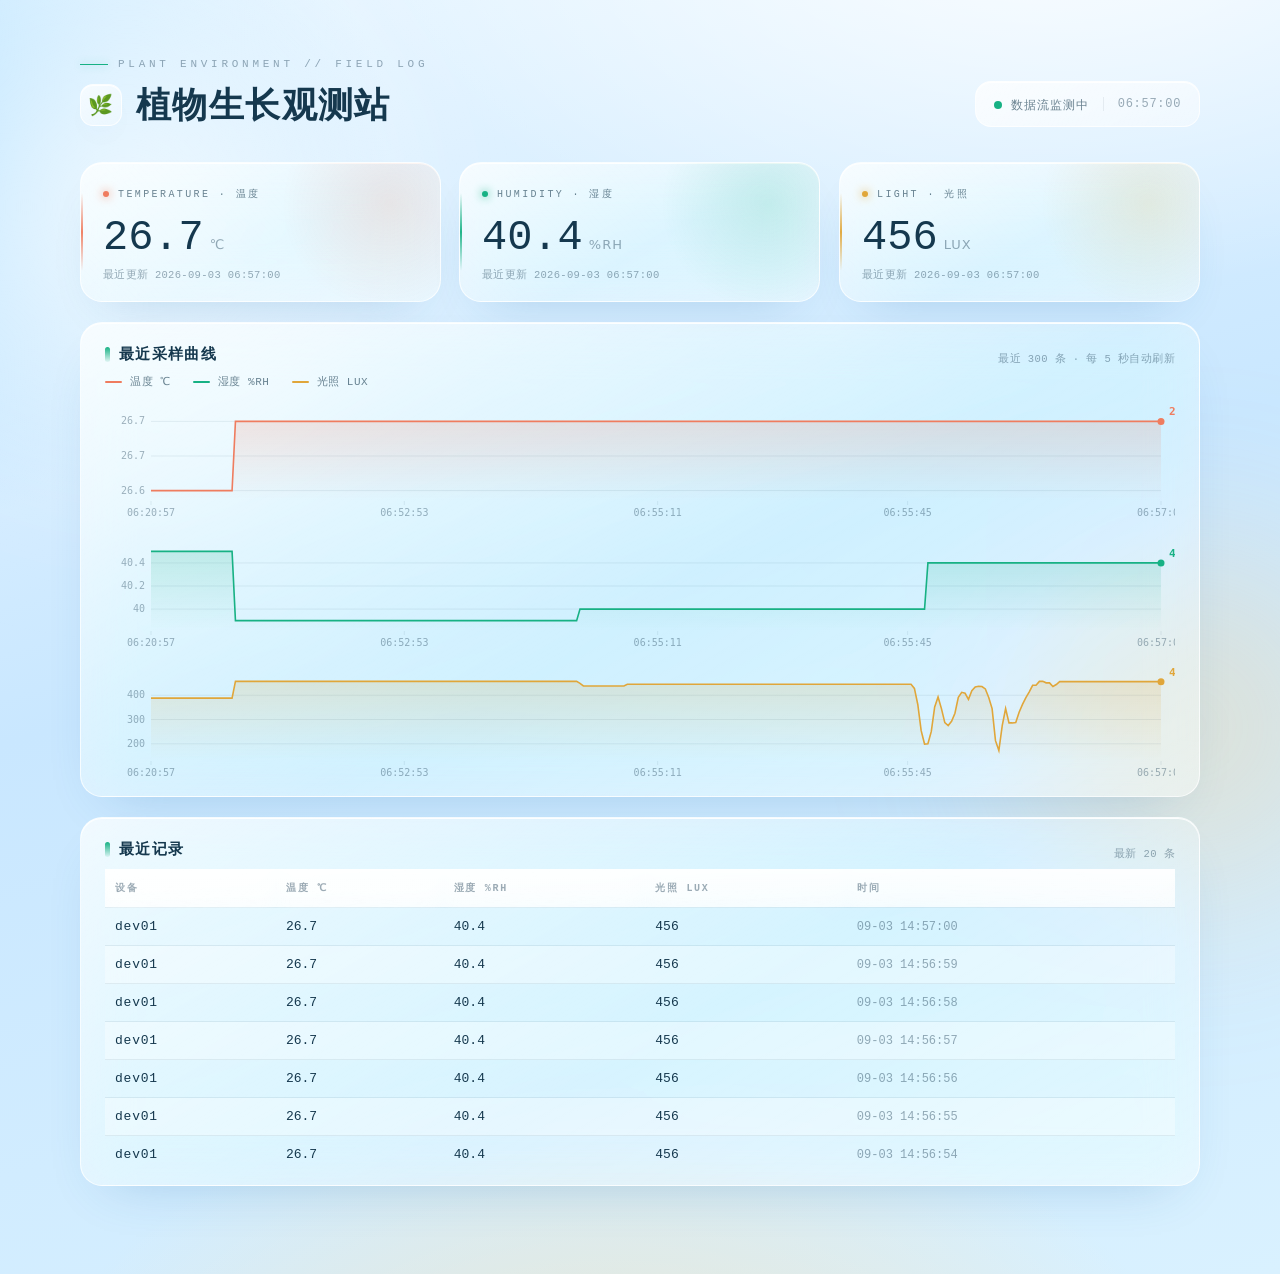
<file: Flask_TCP/public_page_check.html>
<!DOCTYPE html>
<html lang="zh-CN">
<head>
<meta charset="utf-8">
<meta name="color-scheme" content="light">
<title>植物生长观测站</title>
<style>
:root{
  --bg:#cfe9ff;
  --ink:#15384e;
  --ink-dim:rgba(21,56,78,.62);
  --ink-faint:rgba(21,56,78,.42);
  --line:rgba(255,255,255,.72);
  --line-soft:rgba(21,56,78,.08);
  --glass:rgba(255,255,255,.28);
  --glass-hi:rgba(255,255,255,.72);
  --terra:#ef7c5f;
  --green:#17b184;
  --amber:#e0a63a;
  --sans:"PingFang SC","HarmonyOS Sans SC","Microsoft YaHei UI","Microsoft YaHei",system-ui,sans-serif;
  --mono:"Cascadia Code","SF Mono",Consolas,"Courier New",monospace;
}
*{box-sizing:border-box;margin:0;padding:0}
html{background:var(--bg)}
body{
  position:relative;
  min-height:100vh;
  padding:clamp(28px,5vw,58px) clamp(16px,4vw,60px) 88px;
  color:var(--ink);
  font-family:var(--sans);
  overflow-x:hidden;
  -webkit-font-smoothing:antialiased;
  background:
    radial-gradient(1200px 700px at 82% -10%, rgba(255,255,255,.95), transparent 60%),
    radial-gradient(900px 640px at -10% 12%, rgba(141,210,255,.70), transparent 58%),
    radial-gradient(1000px 680px at 48% 116%, rgba(255,222,165,.55), transparent 60%),
    linear-gradient(165deg,#eaf7ff 0%,#c9e7ff 46%,#d9f1ff 100%);
}
body::before,body::after{
  content:"";position:fixed;z-index:0;border-radius:50%;
  filter:blur(70px);pointer-events:none;
}
body::before{
  width:52vw;height:52vw;left:-16vw;top:-14vh;
  background:radial-gradient(circle,rgba(255,255,255,.85),rgba(255,255,255,0) 68%);
  animation:driftA 26s ease-in-out infinite alternate;
}
body::after{
  width:44vw;height:44vw;right:-15vw;bottom:-12vh;
  background:radial-gradient(circle,rgba(255,204,124,.38),rgba(255,204,124,0) 66%);
  animation:driftB 32s ease-in-out infinite alternate;
}
.wrap{position:relative;z-index:1;max-width:1120px;margin:0 auto}
.num{font-family:var(--mono)}
::selection{background:rgba(23,177,132,.22)}

/* ---------- header ---------- */
header{display:flex;justify-content:space-between;align-items:flex-end;gap:24px;
       flex-wrap:wrap;margin-bottom:36px;animation:rise .6s cubic-bezier(.2,.7,.3,1) both}
.overline{display:flex;align-items:center;gap:10px;
  font-family:var(--mono);font-size:11px;letter-spacing:.34em;
  color:var(--ink-faint);text-transform:uppercase}
.overline::before{content:"";width:28px;height:1px;background:var(--green);
  box-shadow:0 0 9px rgba(23,177,132,.45)}
h1{display:flex;align-items:center;gap:14px;
  margin-top:14px;font-size:clamp(24px,3.6vw,35px);
  font-weight:600;letter-spacing:.04em;line-height:1.1}
h1 .leaf{display:grid;place-items:center;width:42px;height:42px;border-radius:13px;
  font-size:20px;line-height:1;
  background:linear-gradient(145deg,var(--glass-hi),var(--glass));
  border:1px solid var(--line);
  box-shadow:inset 0 1px 0 rgba(255,255,255,.85),0 14px 30px -18px rgba(35,110,170,.35);
  backdrop-filter:blur(14px) saturate(150%);
  -webkit-backdrop-filter:blur(14px) saturate(150%)}
.status{display:flex;align-items:center;gap:14px;padding:12px 18px;border-radius:16px;
  background:linear-gradient(145deg,var(--glass-hi),rgba(255,255,255,.40));
  border:1px solid var(--line);
  backdrop-filter:blur(18px) saturate(150%);
  -webkit-backdrop-filter:blur(18px) saturate(150%);
  box-shadow:0 18px 40px -28px rgba(35,110,170,.30),inset 0 1px 0 rgba(255,255,255,.9);
  animation:rise .6s cubic-bezier(.2,.7,.3,1) .08s both}
.live{display:inline-flex;align-items:center;gap:9px;
  font-family:var(--mono);font-size:12px;letter-spacing:.08em;color:var(--ink-dim)}
.dot{width:8px;height:8px;border-radius:50%;background:var(--green);
  box-shadow:0 0 0 0 rgba(23,177,132,.45);animation:pulse 2.2s infinite}
.dot.off{background:var(--ink-faint);animation:none}
@keyframes pulse{0%{box-shadow:0 0 0 0 rgba(23,177,132,.45)}
  70%{box-shadow:0 0 0 11px rgba(23,177,132,0)}
  100%{box-shadow:0 0 0 0 rgba(23,177,132,0)}}
.stime{font-family:var(--mono);font-size:12px;color:var(--ink-faint);
  letter-spacing:.06em;padding-left:14px;border-left:1px solid var(--line-soft)}

/* ---------- reading cards ---------- */
.cards{display:grid;grid-template-columns:repeat(3,minmax(0,1fr));gap:18px;margin-bottom:20px}
.card,.chart-card,.table-card{position:relative;overflow:hidden;border-radius:22px;
  background:linear-gradient(150deg,rgba(255,255,255,.76),rgba(255,255,255,.30) 55%,rgba(255,255,255,.46));
  border:1px solid var(--line);
  backdrop-filter:blur(24px) saturate(160%);
  -webkit-backdrop-filter:blur(24px) saturate(160%);
  box-shadow:0 22px 52px -30px rgba(35,110,170,.30),inset 0 1px 0 rgba(255,255,255,.9)}
.card{padding:24px 22px 19px;animation:rise .55s cubic-bezier(.2,.7,.3,1) both}
.card:nth-child(1){animation-delay:.06s}
.card:nth-child(2){animation-delay:.14s}
.card:nth-child(3){animation-delay:.22s}
.card::before{content:"";position:absolute;left:0;top:22%;bottom:22%;width:2px;border-radius:2px;
  background:linear-gradient(transparent,var(--c),transparent);opacity:.95}
.card::after{content:"";position:absolute;right:-64px;top:-74px;width:230px;height:230px;
  border-radius:50%;pointer-events:none;
  background:radial-gradient(circle,color-mix(in srgb,var(--c) 15%,transparent),transparent 66%)}
.kind{display:flex;align-items:center;gap:9px;
  font-family:var(--mono);font-size:10px;letter-spacing:.24em;
  color:var(--ink-dim);text-transform:uppercase}
.kind::before{content:"";width:6px;height:6px;border-radius:50%;flex:none;
  background:var(--c);box-shadow:0 0 10px var(--c)}
.big{display:flex;align-items:baseline;gap:6px;margin:16px 0 9px;
  font-family:var(--mono);font-weight:500;line-height:1;
  font-size:clamp(34px,3.4vw,42px);font-variant-numeric:tabular-nums}
.big .u{font-family:var(--sans);font-size:13px;font-weight:500;
  letter-spacing:.08em;color:var(--ink-faint)}
.note{font-family:var(--mono);font-size:10.5px;letter-spacing:.03em;color:var(--ink-faint)}

/* ---------- chart card ---------- */
.chart-card{padding:22px 24px 14px;margin-bottom:20px;
  animation:rise .6s cubic-bezier(.2,.7,.3,1) .26s both}
.chart-head{display:flex;justify-content:space-between;align-items:baseline;gap:12px;margin-bottom:2px}
.chart-head h2{display:flex;align-items:center;gap:9px;
  font-size:15px;font-weight:600;letter-spacing:.09em}
.chart-head h2::before{content:"";width:5px;height:15px;border-radius:3px;
  background:linear-gradient(180deg,var(--green),rgba(23,177,132,.08))}
.chart-head .hint{font-family:var(--mono);font-size:10.5px;
  color:var(--ink-faint);letter-spacing:.04em;text-align:right}
.series{margin:12px 0 3px}
.series canvas{width:100%;height:118px;display:block}
.legend{display:flex;gap:22px;margin:8px 0 2px;flex-wrap:wrap;
  font-family:var(--mono);font-size:11px;letter-spacing:.05em;color:var(--ink-dim)}
.legend i{display:inline-block;width:17px;height:2px;border-radius:2px;
  vertical-align:middle;margin-right:8px}

/* ---------- table card ---------- */
.table-card{padding:22px 24px 16px;animation:rise .65s cubic-bezier(.2,.7,.3,1) .34s both}
table{width:100%;border-collapse:collapse;font-size:13px}
.scroll{max-height:300px;overflow-y:auto;margin-top:8px;scrollbar-width:thin;
  scrollbar-color:rgba(21,56,78,.22) transparent}
.scroll::-webkit-scrollbar{width:8px}
.scroll::-webkit-scrollbar-thumb{background:rgba(21,56,78,.16);border-radius:8px}
.scroll::-webkit-scrollbar-track{background:transparent}
thead th{position:sticky;top:0;z-index:1;
  background:linear-gradient(180deg,rgba(255,255,255,.92),rgba(255,255,255,.70));
  backdrop-filter:blur(10px);
  -webkit-backdrop-filter:blur(10px)}
th{font-family:var(--mono);font-size:10px;font-weight:600;letter-spacing:.17em;
  color:var(--ink-faint);text-align:left;padding:12px 10px;
  border-bottom:1px solid var(--line-soft);white-space:nowrap}
td{padding:11px 10px;border-bottom:1px solid var(--line-soft);
  color:var(--ink-dim);white-space:nowrap;transition:background .18s ease}
tbody td:nth-child(2),tbody td:nth-child(3),tbody td:nth-child(4){font-family:var(--mono);color:var(--ink)}
tbody td:last-child{font-family:var(--mono);font-size:12px;color:var(--ink-faint)}
tbody td:first-child{font-family:var(--mono);font-weight:500;color:var(--ink);letter-spacing:.06em}
tbody tr:nth-child(even){background:rgba(255,255,255,.32)}
tbody tr:hover{background:rgba(44,140,190,.10)}
tbody tr:last-child td{border-bottom:none}

/* ---------- motion ---------- */
@keyframes rise{from{opacity:0;transform:translateY(14px) scale(.995)}
  to{opacity:1;transform:none}}
@keyframes driftA{from{transform:translate3d(0,0,0) scale(1)}
  to{transform:translate3d(7vw,5vh,0) scale(1.16)}}
@keyframes driftB{from{transform:translate3d(0,0,0) scale(1.12)}
  to{transform:translate3d(-6vw,-4vh,0) scale(.95)}}
@media(prefers-reduced-motion:reduce){
  *,*::before,*::after{animation-duration:.01ms!important;animation-iteration-count:1!important;transition:none!important}
}

@media(max-width:860px){
  header{align-items:flex-start;flex-direction:column}
  .status{align-self:stretch;justify-content:space-between}
  .cards{grid-template-columns:1fr}
}
@media(max-width:520px){
  body{padding:22px 14px 64px}
  .chart-card,.table-card{padding:19px 17px 12px}
  .chart-head{flex-direction:column;align-items:flex-start;gap:6px}
  .chart-head .hint{text-align:left}
}
</style>
</head>
<body>
<div class="wrap">

  <header>
    <div>
      <div class="overline">Plant Environment // Field Log</div>
      <h1><span class="leaf">&#127807;</span> 植物生长观测站</h1>
    </div>
    <div class="status">
      <div><span class="live"><span class="dot" id="dot"></span><span id="liveText">数据流监测中</span></span></div>
      <div class="stime" id="stime">--:--:--</div>
    </div>
  </header>

  <section class="cards">
    <div class="card" style="--c:var(--terra)">
      <div class="kind">TEMPERATURE · 温度</div>
      <div class="big num"><span id="vTemp">--</span><span class="u"> ℃</span></div>
      <div class="note" id="nTemp">--</div>
    </div>
    <div class="card" style="--c:var(--green)">
      <div class="kind">HUMIDITY · 湿度</div>
      <div class="big num"><span id="vHumi">--</span><span class="u"> %RH</span></div>
      <div class="note" id="nHumi">--</div>
    </div>
    <div class="card" style="--c:var(--amber)">
      <div class="kind">LIGHT · 光照</div>
      <div class="big num"><span id="vLux">--</span><span class="u"> LUX</span></div>
      <div class="note" id="nLux">--</div>
    </div>
  </section>

  <section class="chart-card">
    <div class="chart-head">
      <h2>最近采样曲线</h2>
      <div class="hint">最近 300 条 · 每 5 秒自动刷新</div>
    </div>
    <div class="legend">
      <span><i style="background:var(--terra)"></i>温度 ℃</span>
      <span><i style="background:var(--green)"></i>湿度 %RH</span>
      <span><i style="background:var(--amber)"></i>光照 LUX</span>
    </div>
    <div class="series"><canvas id="chTemp"></canvas></div>
    <div class="series"><canvas id="chHumi"></canvas></div>
    <div class="series"><canvas id="chLux"></canvas></div>
  </section>

  <section class="table-card">
    <div class="chart-head" style="margin-bottom:8px">
      <h2>最近记录</h2>
      <div class="hint">最新 20 条</div>
    </div>
    <div class="scroll">
      <table>
        <thead><tr><th>设备</th><th>温度 ℃</th><th>湿度 %RH</th><th>光照 LUX</th><th>时间</th></tr></thead>
        <tbody>
<tr><td>dev01</td><td>26.7</td><td>40.4</td><td>456</td><td>09-03 14:57:00</td></tr><tr><td>dev01</td><td>26.7</td><td>40.4</td><td>456</td><td>09-03 14:56:59</td></tr><tr><td>dev01</td><td>26.7</td><td>40.4</td><td>456</td><td>09-03 14:56:58</td></tr><tr><td>dev01</td><td>26.7</td><td>40.4</td><td>456</td><td>09-03 14:56:57</td></tr><tr><td>dev01</td><td>26.7</td><td>40.4</td><td>456</td><td>09-03 14:56:56</td></tr><tr><td>dev01</td><td>26.7</td><td>40.4</td><td>456</td><td>09-03 14:56:55</td></tr><tr><td>dev01</td><td>26.7</td><td>40.4</td><td>456</td><td>09-03 14:56:54</td></tr><tr><td>dev01</td><td>26.7</td><td>40.4</td><td>456</td><td>09-03 14:56:53</td></tr><tr><td>dev01</td><td>26.7</td><td>40.4</td><td>456</td><td>09-03 14:56:52</td></tr><tr><td>dev01</td><td>26.7</td><td>40.4</td><td>456</td><td>09-03 14:56:51</td></tr><tr><td>dev01</td><td>26.7</td><td>40.4</td><td>456</td><td>09-03 14:56:50</td></tr><tr><td>dev01</td><td>26.7</td><td>40.4</td><td>456</td><td>09-03 14:56:49</td></tr><tr><td>dev01</td><td>26.7</td><td>40.4</td><td>456</td><td>09-03 14:56:48</td></tr><tr><td>dev01</td><td>26.7</td><td>40.4</td><td>456</td><td>09-03 14:56:47</td></tr><tr><td>dev01</td><td>26.7</td><td>40.4</td><td>456</td><td>09-03 14:56:46</td></tr><tr><td>dev01</td><td>26.7</td><td>40.4</td><td>456</td><td>09-03 14:56:45</td></tr><tr><td>dev01</td><td>26.7</td><td>40.4</td><td>456</td><td>09-03 14:56:44</td></tr><tr><td>dev01</td><td>26.7</td><td>40.4</td><td>456</td><td>09-03 14:56:43</td></tr><tr><td>dev01</td><td>26.7</td><td>40.4</td><td>456</td><td>09-03 14:56:42</td></tr><tr><td>dev01</td><td>26.7</td><td>40.4</td><td>456</td><td>09-03 14:56:41</td></tr>
        </tbody>
      </table>
    </div>
  </section>

</div>

<script>
/* 曲线数据：[秒级时间戳, 温度x10, 湿度x10, 光照]，按时间升序（旧的在前） */
var DATA = [[1788416457, 266, 405, 388], [1788416457, 266, 405, 388], [1788416458, 266, 405, 388], [1788416459, 266, 405, 388], [1788416460, 266, 405, 388], [1788416461, 266, 405, 388], [1788416462, 266, 405, 388], [1788416463, 266, 405, 388], [1788416465, 266, 405, 388], [1788416465, 266, 405, 388], [1788416466, 266, 405, 388], [1788416467, 266, 405, 388], [1788416469, 266, 405, 388], [1788416469, 266, 405, 388], [1788416470, 266, 405, 388], [1788416471, 266, 405, 388], [1788416472, 266, 405, 388], [1788416474, 266, 405, 388], [1788416474, 266, 405, 388], [1788416475, 266, 405, 388], [1788416476, 266, 405, 388], [1788416477, 266, 405, 388], [1788416478, 266, 405, 388], [1788416479, 266, 405, 388], [1788416480, 266, 405, 388], [1788418323, 267, 399, 457], [1788418324, 267, 399, 457], [1788418325, 267, 399, 457], [1788418326, 267, 399, 457], [1788418327, 267, 399, 457], [1788418328, 267, 399, 457], [1788418329, 267, 399, 457], [1788418330, 267, 399, 457], [1788418331, 267, 399, 457], [1788418332, 267, 399, 457], [1788418333, 267, 399, 457], [1788418334, 267, 399, 457], [1788418335, 267, 399, 457], [1788418336, 267, 399, 457], [1788418337, 267, 399, 457], [1788418338, 267, 399, 457], [1788418339, 267, 399, 457], [1788418340, 267, 399, 457], [1788418341, 267, 399, 457], [1788418342, 267, 399, 457], [1788418343, 267, 399, 457], [1788418344, 267, 399, 457], [1788418345, 267, 399, 457], [1788418346, 267, 399, 457], [1788418347, 267, 399, 457], [1788418348, 267, 399, 457], [1788418349, 267, 399, 457], [1788418350, 267, 399, 457], [1788418351, 267, 399, 457], [1788418352, 267, 399, 457], [1788418353, 267, 399, 457], [1788418354, 267, 399, 457], [1788418355, 267, 399, 457], [1788418356, 267, 399, 457], [1788418357, 267, 399, 457], [1788418358, 267, 399, 457], [1788418359, 267, 399, 457], [1788418360, 267, 399, 457], [1788418361, 267, 399, 457], [1788418362, 267, 399, 457], [1788418363, 267, 399, 457], [1788418364, 267, 399, 457], [1788418365, 267, 399, 457], [1788418366, 267, 399, 457], [1788418367, 267, 399, 457], [1788418368, 267, 399, 457], [1788418369, 267, 399, 457], [1788418370, 267, 399, 457], [1788418371, 267, 399, 457], [1788418372, 267, 399, 457], [1788418373, 267, 399, 457], [1788418374, 267, 399, 457], [1788418375, 267, 399, 457], [1788418376, 267, 399, 457], [1788418377, 267, 399, 457], [1788418378, 267, 399, 457], [1788418379, 267, 399, 457], [1788418380, 267, 399, 457], [1788418381, 267, 399, 457], [1788418382, 267, 399, 457], [1788418383, 267, 399, 457], [1788418384, 267, 399, 457], [1788418385, 267, 399, 457], [1788418386, 267, 399, 457], [1788418387, 267, 399, 457], [1788418388, 267, 399, 457], [1788418389, 267, 399, 457], [1788418390, 267, 399, 457], [1788418391, 267, 399, 457], [1788418392, 267, 399, 457], [1788418393, 267, 399, 457], [1788418394, 267, 399, 457], [1788418395, 267, 399, 457], [1788418396, 267, 399, 457], [1788418397, 267, 399, 457], [1788418398, 267, 399, 457], [1788418399, 267, 399, 457], [1788418400, 267, 399, 457], [1788418401, 267, 399, 457], [1788418402, 267, 399, 457], [1788418403, 267, 399, 457], [1788418404, 267, 399, 457], [1788418405, 267, 399, 457], [1788418406, 267, 399, 457], [1788418407, 267, 399, 457], [1788418408, 267, 399, 457], [1788418409, 267, 399, 457], [1788418410, 267, 399, 457], [1788418411, 267, 399, 457], [1788418412, 267, 399, 457], [1788418413, 267, 399, 457], [1788418414, 267, 399, 457], [1788418415, 267, 399, 457], [1788418416, 267, 399, 457], [1788418417, 267, 399, 457], [1788418418, 267, 399, 457], [1788418419, 267, 399, 457], [1788418420, 267, 399, 457], [1788418421, 267, 399, 457], [1788418422, 267, 399, 457], [1788418423, 267, 399, 457], [1788418424, 267, 399, 457], [1788418506, 267, 400, 449], [1788418506, 267, 400, 438], [1788418506, 267, 400, 438], [1788418507, 267, 400, 438], [1788418507, 267, 400, 438], [1788418507, 267, 400, 438], [1788418507, 267, 400, 438], [1788418508, 267, 400, 438], [1788418508, 267, 400, 438], [1788418508, 267, 400, 438], [1788418508, 267, 400, 438], [1788418509, 267, 400, 438], [1788418509, 267, 400, 438], [1788418509, 267, 400, 438], [1788418509, 267, 400, 445], [1788418509, 267, 400, 445], [1788418510, 267, 400, 445], [1788418510, 267, 400, 445], [1788418510, 267, 400, 445], [1788418510, 267, 400, 445], [1788418511, 267, 400, 445], [1788418511, 267, 400, 445], [1788418511, 267, 400, 445], [1788418511, 267, 400, 445], [1788418511, 267, 400, 445], [1788418512, 267, 400, 445], [1788418512, 267, 400, 445], [1788418512, 267, 400, 445], [1788418512, 267, 400, 445], [1788418513, 267, 400, 445], [1788418513, 267, 400, 445], [1788418513, 267, 400, 445], [1788418513, 267, 400, 445], [1788418513, 267, 400, 445], [1788418514, 267, 400, 445], [1788418514, 267, 400, 445], [1788418514, 267, 400, 445], [1788418514, 267, 400, 445], [1788418515, 267, 400, 445], [1788418515, 267, 400, 445], [1788418515, 267, 400, 445], [1788418515, 267, 400, 445], [1788418516, 267, 400, 445], [1788418516, 267, 400, 445], [1788418516, 267, 400, 445], [1788418516, 267, 400, 445], [1788418516, 267, 400, 445], [1788418517, 267, 400, 445], [1788418517, 267, 400, 445], [1788418517, 267, 400, 445], [1788418517, 267, 400, 445], [1788418518, 267, 400, 445], [1788418518, 267, 400, 445], [1788418518, 267, 400, 445], [1788418518, 267, 400, 445], [1788418518, 267, 400, 445], [1788418519, 267, 400, 445], [1788418519, 267, 400, 445], [1788418519, 267, 400, 445], [1788418519, 267, 400, 445], [1788418520, 267, 400, 445], [1788418520, 267, 400, 445], [1788418520, 267, 400, 445], [1788418520, 267, 400, 445], [1788418520, 267, 400, 445], [1788418521, 267, 400, 445], [1788418521, 267, 400, 445], [1788418521, 267, 400, 445], [1788418521, 267, 400, 445], [1788418521, 267, 400, 445], [1788418522, 267, 400, 445], [1788418522, 267, 400, 445], [1788418522, 267, 400, 445], [1788418522, 267, 400, 445], [1788418523, 267, 400, 445], [1788418523, 267, 400, 445], [1788418524, 267, 400, 445], [1788418525, 267, 400, 445], [1788418526, 267, 400, 445], [1788418527, 267, 400, 445], [1788418528, 267, 400, 445], [1788418529, 267, 400, 445], [1788418530, 267, 400, 445], [1788418531, 267, 400, 445], [1788418532, 267, 400, 445], [1788418533, 267, 400, 445], [1788418534, 267, 400, 445], [1788418535, 267, 400, 445], [1788418536, 267, 400, 445], [1788418537, 267, 400, 445], [1788418538, 267, 400, 445], [1788418539, 267, 400, 445], [1788418540, 267, 400, 445], [1788418541, 267, 400, 445], [1788418542, 267, 400, 445], [1788418543, 267, 400, 445], [1788418544, 267, 400, 445], [1788418545, 267, 400, 445], [1788418546, 267, 400, 445], [1788418547, 267, 400, 428], [1788418548, 267, 400, 362], [1788418549, 267, 400, 254], [1788418550, 267, 400, 199], [1788418551, 267, 404, 200], [1788418552, 267, 404, 251], [1788418553, 267, 404, 352], [1788418554, 267, 404, 393], [1788418555, 267, 404, 345], [1788418556, 267, 404, 287], [1788418557, 267, 404, 275], [1788418558, 267, 404, 293], [1788418559, 267, 404, 326], [1788418560, 267, 404, 391], [1788418561, 267, 404, 412], [1788418562, 267, 404, 408], [1788418563, 267, 404, 383], [1788418564, 267, 404, 419], [1788418565, 267, 404, 434], [1788418566, 267, 404, 437], [1788418567, 267, 404, 436], [1788418568, 267, 404, 426], [1788418569, 267, 404, 391], [1788418570, 267, 404, 345], [1788418571, 267, 404, 213], [1788418572, 267, 404, 172], [1788418573, 267, 404, 275], [1788418574, 267, 404, 345], [1788418575, 267, 404, 286], [1788418576, 267, 404, 286], [1788418577, 267, 404, 288], [1788418578, 267, 404, 330], [1788418579, 267, 404, 362], [1788418580, 267, 404, 390], [1788418581, 267, 404, 414], [1788418582, 267, 404, 441], [1788418583, 267, 404, 441], [1788418584, 267, 404, 457], [1788418585, 267, 404, 457], [1788418586, 267, 404, 451], [1788418587, 267, 404, 451], [1788418588, 267, 404, 436], [1788418589, 267, 404, 444], [1788418590, 267, 404, 456], [1788418591, 267, 404, 456], [1788418592, 267, 404, 456], [1788418593, 267, 404, 456], [1788418594, 267, 404, 456], [1788418595, 267, 404, 456], [1788418596, 267, 404, 456], [1788418597, 267, 404, 456], [1788418598, 267, 404, 456], [1788418599, 267, 404, 456], [1788418600, 267, 404, 456], [1788418601, 267, 404, 456], [1788418602, 267, 404, 456], [1788418603, 267, 404, 456], [1788418604, 267, 404, 456], [1788418605, 267, 404, 456], [1788418606, 267, 404, 456], [1788418607, 267, 404, 456], [1788418608, 267, 404, 456], [1788418609, 267, 404, 456], [1788418610, 267, 404, 456], [1788418611, 267, 404, 456], [1788418612, 267, 404, 456], [1788418613, 267, 404, 456], [1788418614, 267, 404, 456], [1788418615, 267, 404, 456], [1788418616, 267, 404, 456], [1788418617, 267, 404, 456], [1788418618, 267, 404, 456], [1788418619, 267, 404, 456], [1788418620, 267, 404, 456]];

/* ---------- 工具 ---------- */
function fmtHM(ep){var d=new Date(ep*1000);function p(n){return (n<10?"0":"")+n}
  return p(d.getHours())+":"+p(d.getMinutes())+":"+p(d.getSeconds());}

/* 读数卡片与状态：用最新一点更新 */
var API=(location.protocol==="http:"||location.protocol==="https:")?"/api/latest":null;

function renderHead(){
  var dot=document.getElementById("dot"), lt=document.getElementById("liveText"),
      st=document.getElementById("stime");
  if(DATA.length===0){
    dot.className="dot off";
    lt.textContent="等待数据…";
    st.textContent="--:--:--";
    return;
  }
  var last=DATA[DATA.length-1];
  st.textContent=fmtHM(last[0]);
  document.getElementById("vTemp").textContent=(last[1]/10).toFixed(1);
  document.getElementById("vHumi").textContent=(last[2]/10).toFixed(1);
  document.getElementById("vLux").textContent=last[3];
  var d=new Date(last[0]*1000);
  var note="最近更新 "+d.getFullYear()+"-"+("0"+(d.getMonth()+1)).slice(-2)+"-"+("0"+d.getDate()).slice(-2)+" "+fmtHM(last[0]);
  document.getElementById("nTemp").textContent=note;
  document.getElementById("nHumi").textContent=note;
  document.getElementById("nLux").textContent=note;
}

/* 漂亮的刻度：把 [lo,hi] 分成大约 n 段的整数步长 */
function niceTicks(lo,hi,n){
  if(hi<=lo)return [lo];
  var rough=(hi-lo)/n, mag=Math.pow(10,Math.floor(Math.log(rough)/Math.LN10));
  var norm=rough/mag, step=norm<1.5?1:norm<3?2:norm<7?5:10; step*=mag;
  var out=[]; for(var v=Math.ceil(lo/step)*step; v<=hi+step*0.001; v+=step) out.push(v);
  return out;
}

/* 画一条曲线：values 为数值数组，epochs 为对应时间戳 */
function drawSeries(canvasId, values, epochs, color){
  var cv=document.getElementById(canvasId);
  var cssW=cv.parentElement.clientWidth, cssH=118;
  var dpr=window.devicePixelRatio||1;
  cv.width=cssW*dpr; cv.height=cssH*dpr;
  var ctx=cv.getContext("2d");
  ctx.setTransform(dpr,0,0,dpr,0,0);
  ctx.clearRect(0,0,cssW,cssH);
  if(values.length<2){
    ctx.fillStyle="rgba(21,56,78,.36)";ctx.font="12px 'Cascadia Code',Consolas,monospace";
    ctx.fillText("数据采集中，稍候…",12,cssH/2);
    return;
  }
  /* y 范围：留 12% 上下余量 */
  var lo=Math.min.apply(null,values), hi=Math.max.apply(null,values);
  var pad=(hi-lo)*0.15||1; lo-=pad; hi+=pad;
  var padL=46, padR=14, padT=10, padB=18;
  var pw=cssW-padL-padR, ph=cssH-padT-padB;
  var X=function(i){return padL+pw*i/(values.length-1);};
  var Y=function(v){return padT+ph*(1-(v-lo)/(hi-lo));};
  /* 网格与刻度 */
  ctx.strokeStyle="rgba(21,56,78,.08)";ctx.fillStyle="rgba(21,56,78,.38)";
  ctx.font="10px 'Cascadia Code',Consolas,monospace";ctx.lineWidth=1;
  var ticks=niceTicks(lo,hi,4);
  for(var k=0;k<ticks.length;k++){
    var y=Y(ticks[k]);
    ctx.beginPath();ctx.moveTo(padL,y);ctx.lineTo(cssW-padR,y);ctx.stroke();
    ctx.textAlign="right";ctx.fillText(ticks[k].toFixed(ticks[k]%1?1:0),padL-6,y+3);
  }
  /* 横轴时间刻度：5 个 */
  for(var t=0;t<5;t++){
    var i=Math.round(t*(values.length-1)/4);
    var x=X(i);
    ctx.beginPath();ctx.moveTo(x,cssH-padB);ctx.lineTo(x,cssH-padB+4);ctx.stroke();
    ctx.textAlign="center";ctx.fillText(fmtHM(epochs[i]),x,cssH-3);
  }
  /* 曲线 + 渐变面积 */
  ctx.lineWidth=1.6;ctx.strokeStyle=color;
  ctx.beginPath();
  for(var i2=0;i2<values.length;i2++){
    var x2=X(i2),y2=Y(values[i2]);
    if(i2===0)ctx.moveTo(x2,y2);else ctx.lineTo(x2,y2);
  }
  ctx.stroke();
  var g=ctx.createLinearGradient(0,padT,0,cssH-padB);
  g.addColorStop(0,color+"33");g.addColorStop(1,color+"00");
  ctx.lineTo(X(values.length-1),cssH-padB);ctx.lineTo(X(0),cssH-padB);
  ctx.closePath();ctx.fillStyle=g;ctx.fill();
  /* 末端圆点 + 数值 */
  var lx=X(values.length-1), ly=Y(values[values.length-1]);
  ctx.fillStyle=color;ctx.beginPath();ctx.arc(lx,ly,3.5,0,6.2832);ctx.fill();
  ctx.fillStyle=color;ctx.font="600 11px 'Cascadia Code',Consolas,monospace";
  ctx.textAlign="left";ctx.fillText(values[values.length-1],lx+8,ly-6);
}

/* 空状态 */
function renderEmpty(){
  document.querySelectorAll(".series canvas").forEach(function(cv){
    var ctx=cv.getContext("2d"), cssW=cv.parentElement.clientWidth;
    cv.width=cssW;cv.height=118;
    ctx.fillStyle="rgba(21,56,78,.36)";ctx.font="13px 'Cascadia Code',Consolas,monospace";
    ctx.fillText("还没有数据 —— 板子连接后自动出现",cssW/2-130,59);
  });
}

/* 入口 */
function chartArrays(){
  var eps=[],t=[],h=[],l=[];
  for(var i=0;i<DATA.length;i++){
    eps.push(DATA[i][0]);t.push(DATA[i][1]/10);
    h.push(DATA[i][2]/10);l.push(DATA[i][3]);
  }
  return {eps:eps,t:t,h:h,l:l};
}

function drawAll(){
  if(DATA.length===0){renderEmpty();renderHead();return;}
  var a=chartArrays();
  renderHead();
  drawSeries("chTemp",a.t,a.eps,"#ef7c5f");
  drawSeries("chHumi",a.h,a.eps,"#17b184");
  drawSeries("chLux",a.l,a.eps,"#e0a63a");
}

function esc(s){
  return String(s).replace(/[&<>"']/g,function(c){
    return {"&":"&amp;","<":"&lt;",">":"&gt;",'"':"&quot;","'":"&#39;"}[c];});
}

function renderRows(rows){
  var tb=document.querySelector("tbody");if(!tb)return;
  var html="";
  for(var i=0;i<rows.length;i++){
    var r=rows[i];
    html+="<tr><td>"+esc(r.device)+"</td><td>"+esc(r.temp)+"</td><td>"
        +esc(r.humi)+"</td><td>"+esc(r.lux)+"</td><td>"+esc(r.time)+"</td></tr>";
  }
  tb.innerHTML=html;
}

function setLive(ok){
  var dot=document.getElementById("dot"),lt=document.getElementById("liveText");
  var want=ok?"dot":"dot off",text=ok?"数据流监测中":"连接中断，重试中…";
  if(dot&&dot.className!==want)dot.className=want;
  if(lt&&lt.textContent!==text)lt.textContent=text;
}

function poll(){
  if(!API)return;
  fetch(API,{cache:"no-store"})
    .then(function(res){if(!res.ok)throw new Error("HTTP "+res.status);return res.json();})
    .then(function(d){
      if(d&&Array.isArray(d.points)){DATA=d.points;drawAll();}
      if(d&&Array.isArray(d.rows))renderRows(d.rows);
      setLive(true);
    })
    .catch(function(){setLive(false);});
}

/* 启动：先画当前数据，再每 5 秒静默更新 */
drawAll();
setInterval(poll,5000);
</script>
</body>
</html>
</file>
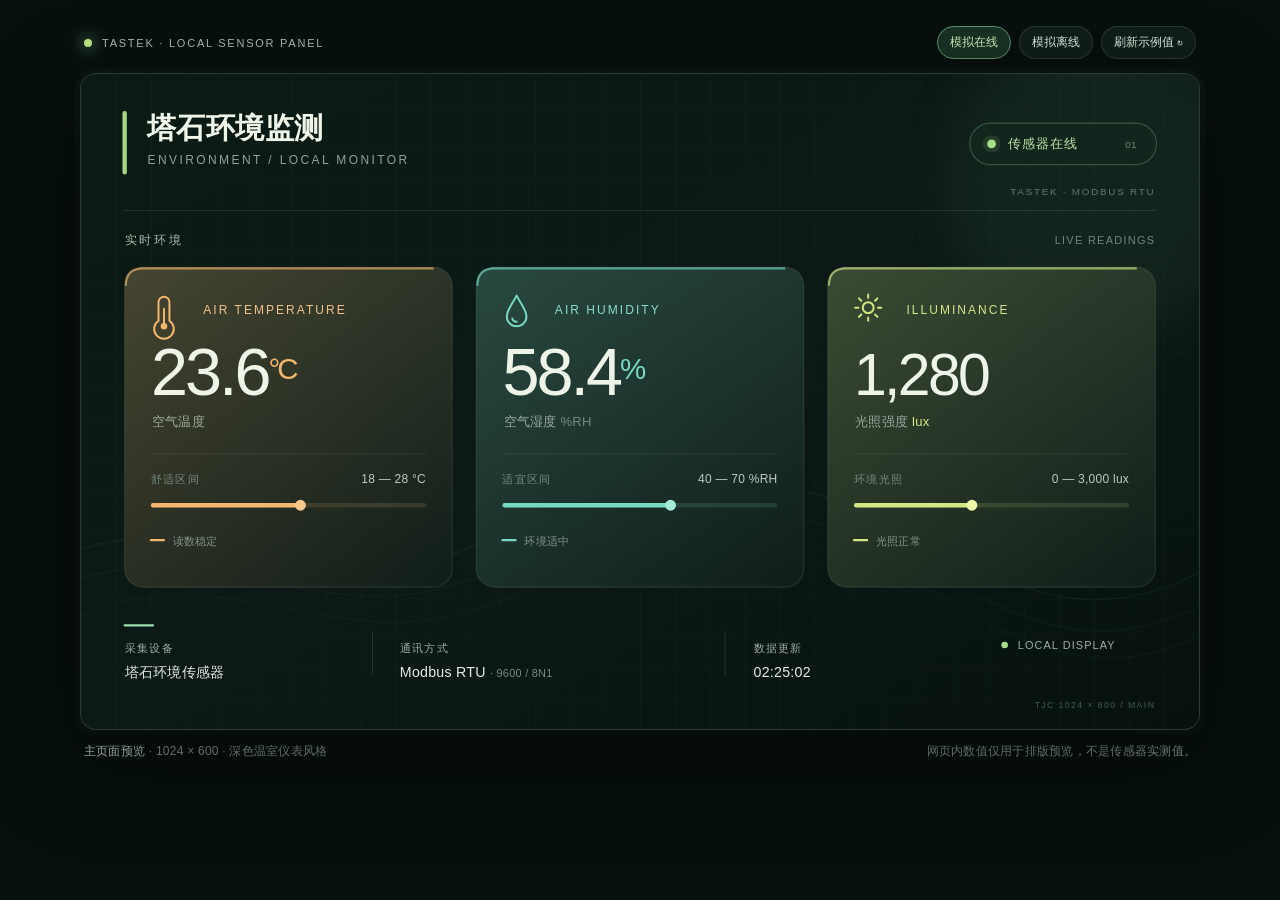
<file: taojingchi/预览/塔石环境监测预览.html>
<!doctype html>
<html lang="zh-CN">
<head>
  <meta charset="utf-8">
  <meta name="viewport" content="width=device-width, initial-scale=1">
  <title>塔石环境监测 · HMI 页面预览</title>
  <style>
    :root {
      color-scheme: dark;
      --ink: #eef5e9;
      --muted: #9cac9e;
      --panel: #101f1b;
      --canvas: #081512;
      --line: rgba(201, 225, 208, .11);
      --mint: #9bddad;
      --amber: #f2b66e;
      --aqua: #77d9c4;
      --lime: #d3e783;
    }
    * { box-sizing: border-box; }
    html, body { min-height: 100%; }
    body {
      margin: 0;
      background: #07100e;
      color: var(--ink);
      font-family: "Bahnschrift", "Microsoft YaHei UI", "Microsoft YaHei", sans-serif;
      letter-spacing: .015em;
    }
    .shell { width: min(1120px, calc(100vw - 40px)); margin: 26px auto 32px; }
    .topline { display:flex; justify-content:space-between; align-items:center; margin:0 4px 14px; color:#aab9ac; font-size:13px; }
    .brand { display:flex; gap:10px; align-items:center; letter-spacing:.16em; text-transform:uppercase; font-size:11px; }
    .brand-mark { width:8px; height:8px; border-radius:50%; background:#bce584; box-shadow:0 0 15px #9bddad; }
    .toolbar { display:flex; align-items:center; gap:8px; }
    .toolbar button {
      border:1px solid rgba(199,222,205,.14); border-radius:999px; background:#0f1c18;
      color:#dbe8dc; padding:7px 12px; font:inherit; font-size:12px; cursor:pointer;
      transition:background .18s ease,border-color .18s ease,transform .18s ease;
    }
    .toolbar button:hover { background:#192a23; border-color:rgba(199,222,205,.35); transform:translateY(-1px); }
    .toolbar button[aria-pressed="true"] { background:#193126; color:#c9edb5; border-color:#5d936b; }
    .frame {
      position:relative; overflow:hidden; border-radius:16px; background:#0a1713;
      border:1px solid rgba(201,225,208,.17); box-shadow:0 30px 90px rgba(0,0,0,.5), 0 0 0 5px rgba(181,211,189,.025);
    }
    svg { display:block; width:100%; height:auto; }
    .caption { display:flex; justify-content:space-between; gap:16px; margin:13px 4px 0; color:#87988b; font-size:12px; }
    .caption strong { color:#bdcdbf; font-weight:500; }
    @media (max-width:680px) {
      .shell { width:calc(100vw - 20px); margin:12px auto 20px; }
      .topline { align-items:flex-start; flex-direction:column; gap:12px; }
      .caption { flex-direction:column; gap:6px; }
    }
  </style>
</head>
<body>
  <main class="shell">
    <div class="topline">
      <div class="brand"><span class="brand-mark"></span><span>TASTEK · LOCAL SENSOR PANEL</span></div>
      <div class="toolbar" aria-label="预览控制">
        <button id="onlineBtn" type="button" aria-pressed="true">模拟在线</button>
        <button id="offlineBtn" type="button" aria-pressed="false">模拟离线</button>
        <button id="refreshBtn" type="button">刷新示例值 ↻</button>
      </div>
    </div>

    <section class="frame" aria-label="1024乘600陶晶驰屏幕预览">
      <svg id="screen" viewBox="0 0 1024 600" role="img" aria-labelledby="screenTitle screenDesc" xmlns="http://www.w3.org/2000/svg">
        <title id="screenTitle">塔石环境监测主页面</title>
        <desc id="screenDesc">深色温室仪表风格，显示空气温度、空气湿度和光照强度。</desc>
        <defs>
          <linearGradient id="bg" x1="0" y1="0" x2="1" y2="1"><stop stop-color="#0b1a15"/><stop offset=".52" stop-color="#0c1916"/><stop offset="1" stop-color="#07120f"/></linearGradient>
          <linearGradient id="card" x1="0" y1="0" x2="0" y2="1"><stop stop-color="#15251f"/><stop offset="1" stop-color="#101d19"/></linearGradient>
          <linearGradient id="tempGlow" x1="0" y1="0" x2="1" y2="1"><stop stop-color="#f2b66e" stop-opacity=".22"/><stop offset="1" stop-color="#f2b66e" stop-opacity="0"/></linearGradient>
          <linearGradient id="humidGlow" x1="0" y1="0" x2="1" y2="1"><stop stop-color="#77d9c4" stop-opacity=".2"/><stop offset="1" stop-color="#77d9c4" stop-opacity="0"/></linearGradient>
          <linearGradient id="lightGlow" x1="0" y1="0" x2="1" y2="1"><stop stop-color="#d3e783" stop-opacity=".2"/><stop offset="1" stop-color="#d3e783" stop-opacity="0"/></linearGradient>
          <pattern id="grid" width="32" height="32" patternUnits="userSpaceOnUse"><path d="M32 0H0V32" fill="none" stroke="#c5d9ca" stroke-opacity=".035" stroke-width="1"/></pattern>
          <filter id="soft"><feGaussianBlur stdDeviation="26"/></filter>
        </defs>
        <!-- Background field -->
        <rect width="1024" height="600" fill="url(#bg)"/>
        <rect width="1024" height="600" fill="url(#grid)"/>
        <circle cx="932" cy="101" r="140" fill="#4d7b58" opacity=".12" filter="url(#soft)"/>
        <path d="M-60 460C110 365 198 505 363 431S644 350 788 434s205 45 322-27" fill="none" stroke="#9bddad" stroke-opacity=".055" stroke-width="1.2"/>
        <path d="M-52 486C112 391 212 529 375 456s278-77 420 7 203 44 321-27" fill="none" stroke="#9bddad" stroke-opacity=".04" stroke-width="1.2"/>
        <path d="M-30 511C130 419 228 551 390 480s272-75 414 8 199 44 307-24" fill="none" stroke="#9bddad" stroke-opacity=".03" stroke-width="1.2"/>

        <!-- Header -->
        <rect x="38" y="34" width="4" height="58" rx="2" fill="#a8d784"/>
        <text x="60" y="59" fill="#f0f5e9" font-size="27" font-weight="650" letter-spacing=".02em">塔石环境监测</text>
        <text x="61" y="82" fill="#8da397" font-size="11" letter-spacing=".2em">ENVIRONMENT / LOCAL MONITOR</text>
        <g transform="translate(814 45)">
          <rect width="171" height="38" rx="19" fill="#13261d" stroke="#355843"/>
          <circle id="statusDot" cx="20" cy="19" r="4" fill="#a8df89"/>
          <circle id="statusHalo" cx="20" cy="19" r="8" fill="#a8df89" opacity=".12"/>
          <text id="statusText" x="35" y="23" fill="#bfe5aa" font-size="12" letter-spacing=".08em">传感器在线</text>
          <text x="153" y="23" text-anchor="end" fill="#73877a" font-size="9">01</text>
        </g>
        <text x="984" y="111" text-anchor="end" fill="#63796d" font-size="9" letter-spacing=".18em">TASTEK · MODBUS RTU</text>
        <line x1="38" y1="125" x2="986" y2="125" stroke="#c5d9ca" stroke-opacity=".12"/>

        <!-- Section label -->
        <text x="40" y="156" fill="#a9bba9" font-size="11" letter-spacing=".22em">实时环境</text>
        <text x="984" y="156" text-anchor="end" fill="#71867a" font-size="10" letter-spacing=".12em">LIVE READINGS</text>

        <!-- Temperature card -->
        <g transform="translate(40 177)">
          <rect width="300" height="293" rx="17" fill="url(#card)" stroke="#d0dfd2" stroke-opacity=".12"/>
          <rect width="300" height="293" rx="17" fill="url(#tempGlow)"/>
          <path d="M1 17Q1 1 17 1H283" fill="none" stroke="#f2b66e" stroke-opacity=".65" stroke-width="2"/>
          <g transform="translate(24 24)" fill="none" stroke="#f2b66e" stroke-width="1.8" stroke-linecap="round" stroke-linejoin="round">
            <path d="M12 3a5 5 0 0 0-5 5v17a9 9 0 1 0 10 0V8a5 5 0 0 0-5-5Z"/>
            <path d="M12 14v15"/><circle cx="12" cy="30" r="3" fill="#f2b66e" stroke="none"/>
          </g>
          <text x="72" y="43" fill="#f0c28b" font-size="11" letter-spacing=".17em">AIR TEMPERATURE</text>
          <text x="24" y="117" fill="#eff4e9" font-size="61" font-weight="500" letter-spacing="-.045em"><tspan id="temperature">23.6</tspan><tspan fill="#f2b66e" font-size="27" baseline-shift="super">°C</tspan></text>
          <text x="25" y="145" fill="#9baa9d" font-size="12">空气温度</text>
          <line x1="24" y1="171" x2="276" y2="171" stroke="#d4e0d6" stroke-opacity=".1"/>
          <text x="24" y="198" fill="#758a7d" font-size="10" letter-spacing=".12em">舒适区间</text>
          <text x="276" y="198" text-anchor="end" fill="#bdc9bd" font-size="11">18 — 28 °C</text>
          <rect x="24" y="216" width="252" height="4" rx="2" fill="#f2b66e" opacity=".14"/>
          <rect x="24" y="216" width="137" height="4" rx="2" fill="#f2b66e"/>
          <circle cx="161" cy="218" r="5" fill="#f5c989"/>
          <path d="M24 250h12" stroke="#f2b66e" stroke-width="2" stroke-linecap="round"/>
          <text x="44" y="254" fill="#849589" font-size="10">读数稳定</text>
        </g>

        <!-- Humidity card -->
        <g transform="translate(362 177)">
          <rect width="300" height="293" rx="17" fill="url(#card)" stroke="#d0dfd2" stroke-opacity=".12"/>
          <rect width="300" height="293" rx="17" fill="url(#humidGlow)"/>
          <path d="M1 17Q1 1 17 1H283" fill="none" stroke="#77d9c4" stroke-opacity=".65" stroke-width="2"/>
          <g transform="translate(24 24)" fill="none" stroke="#77d9c4" stroke-width="1.8" stroke-linecap="round" stroke-linejoin="round">
            <path d="M13 2C10 8 4 15 4 21a9 9 0 0 0 18 0c0-6-6-13-9-19Z"/>
            <path d="M9 23c.5 2 2 3 4 3"/>
          </g>
          <text x="72" y="43" fill="#8adccc" font-size="11" letter-spacing=".17em">AIR HUMIDITY</text>
          <text x="24" y="117" fill="#eff4e9" font-size="61" font-weight="500" letter-spacing="-.045em"><tspan id="humidity">58.4</tspan><tspan fill="#77d9c4" font-size="27" baseline-shift="super">%</tspan></text>
          <text x="25" y="145" fill="#9baa9d" font-size="12">空气湿度 <tspan fill="#728b82">%RH</tspan></text>
          <line x1="24" y1="171" x2="276" y2="171" stroke="#d4e0d6" stroke-opacity=".1"/>
          <text x="24" y="198" fill="#758a7d" font-size="10" letter-spacing=".12em">适宜区间</text>
          <text x="276" y="198" text-anchor="end" fill="#bdc9bd" font-size="11">40 — 70 %RH</text>
          <rect x="24" y="216" width="252" height="4" rx="2" fill="#77d9c4" opacity=".14"/>
          <rect x="24" y="216" width="154" height="4" rx="2" fill="#77d9c4"/>
          <circle cx="178" cy="218" r="5" fill="#a3ebd9"/>
          <path d="M24 250h12" stroke="#77d9c4" stroke-width="2" stroke-linecap="round"/>
          <text x="44" y="254" fill="#849589" font-size="10">环境适中</text>
        </g>

        <!-- Light card -->
        <g transform="translate(684 177)">
          <rect width="300" height="293" rx="17" fill="url(#card)" stroke="#d0dfd2" stroke-opacity=".12"/>
          <rect width="300" height="293" rx="17" fill="url(#lightGlow)"/>
          <path d="M1 17Q1 1 17 1H283" fill="none" stroke="#d3e783" stroke-opacity=".65" stroke-width="2"/>
          <g transform="translate(24 24)" fill="none" stroke="#d3e783" stroke-width="1.8" stroke-linecap="round">
            <circle cx="13" cy="13" r="5"/><path d="M13 1v3M13 22v3M1 13h3M22 13h3M4.5 4.5l2.2 2.2m12.6 12.6 2.2 2.2m0-17-2.2 2.2M6.7 19.3l-2.2 2.2"/>
          </g>
          <text x="72" y="43" fill="#d4e78b" font-size="11" letter-spacing=".17em">ILLUMINANCE</text>
          <text x="24" y="117" fill="#eff4e9" font-size="54" font-weight="500" letter-spacing="-.045em"><tspan id="light">1,280</tspan></text>
          <text x="25" y="145" fill="#9baa9d" font-size="12">光照强度 <tspan fill="#d3e783">lux</tspan></text>
          <line x1="24" y1="171" x2="276" y2="171" stroke="#d4e0d6" stroke-opacity=".1"/>
          <text x="24" y="198" fill="#758a7d" font-size="10" letter-spacing=".12em">环境光照</text>
          <text x="276" y="198" text-anchor="end" fill="#bdc9bd" font-size="11">0 — 3,000 lux</text>
          <rect x="24" y="216" width="252" height="4" rx="2" fill="#d3e783" opacity=".14"/>
          <rect x="24" y="216" width="108" height="4" rx="2" fill="#d3e783"/>
          <circle cx="132" cy="218" r="5" fill="#ecf6ab"/>
          <path d="M24 250h12" stroke="#d3e783" stroke-width="2" stroke-linecap="round"/>
          <text x="44" y="254" fill="#849589" font-size="10">光照正常</text>
        </g>

        <!-- Footer -->
        <g transform="translate(40 505)">
          <path d="M0 0h26" stroke="#9bddad" stroke-width="2" stroke-linecap="round"/>
          <text x="0" y="24" fill="#9bad9f" font-size="10" letter-spacing=".12em">采集设备</text>
          <text x="0" y="47" fill="#e4ece2" font-size="13">塔石环境传感器</text>
          <line x1="227" y1="5" x2="227" y2="46" stroke="#c5d9ca" stroke-opacity=".12"/>
          <text x="252" y="24" fill="#9bad9f" font-size="10" letter-spacing=".12em">通讯方式</text>
          <text x="252" y="47" fill="#e4ece2" font-size="13">Modbus RTU <tspan fill="#778d80" font-size="10">· 9600 / 8N1</tspan></text>
          <line x1="550" y1="5" x2="550" y2="46" stroke="#c5d9ca" stroke-opacity=".12"/>
          <text x="576" y="24" fill="#9bad9f" font-size="10" letter-spacing=".12em">数据更新</text>
          <text id="updatedAt" x="576" y="47" fill="#e4ece2" font-size="13">刚刚</text>
          <g transform="translate(802 14)">
            <circle cx="4" cy="4" r="3" fill="#a8df89"/>
            <text x="16" y="8" fill="#9bad9f" font-size="10" letter-spacing=".1em">LOCAL DISPLAY</text>
          </g>
        </g>
        <text x="984" y="581" text-anchor="end" fill="#40594c" font-size="8" letter-spacing=".16em">TJC 1024 × 600 / MAIN</text>
      </svg>
    </section>

    <div class="caption">
      <span><strong>主页面预览</strong> · 1024 × 600 · 深色温室仪表风格</span>
      <span>网页内数值仅用于排版预览，不是传感器实测值。</span>
    </div>
  </main>
  <script>
    const values = [
      ["23.6", "58.4", "1,280"],
      ["24.1", "57.9", "1,315"],
      ["23.8", "58.1", "1,296"],
      ["24.0", "58.6", "1,342"]
    ];
    let sample = 0;
    let online = true;
    const statusText = document.getElementById("statusText");
    const statusDot = document.getElementById("statusDot");
    const statusHalo = document.getElementById("statusHalo");
    const screen = document.getElementById("screen");
    const buttons = [document.getElementById("onlineBtn"), document.getElementById("offlineBtn")];
    function setMode(isOnline) {
      online = isOnline;
      statusText.textContent = online ? "传感器在线" : "等待传感器数据";
      statusText.setAttribute("fill", online ? "#bfe5aa" : "#edbd7b");
      statusDot.setAttribute("fill", online ? "#a8df89" : "#edbd7b");
      statusHalo.setAttribute("fill", online ? "#a8df89" : "#edbd7b");
      screen.style.opacity = online ? "1" : ".7";
      ["temperature", "humidity", "light"].forEach((id) => {
        document.getElementById(id).textContent = online ? values[sample][["temperature", "humidity", "light"].indexOf(id)] : "--";
      });
      buttons[0].setAttribute("aria-pressed", String(online));
      buttons[1].setAttribute("aria-pressed", String(!online));
      document.getElementById("updatedAt").textContent = online ? new Date().toLocaleTimeString("zh-CN", {hour12:false}) : "暂无新数据";
    }
    document.getElementById("onlineBtn").addEventListener("click", () => setMode(true));
    document.getElementById("offlineBtn").addEventListener("click", () => setMode(false));
    document.getElementById("refreshBtn").addEventListener("click", () => {
      sample = (sample + 1) % values.length;
      setMode(online);
    });
    setMode(true);
  </script>
</body>
</html>
</file>
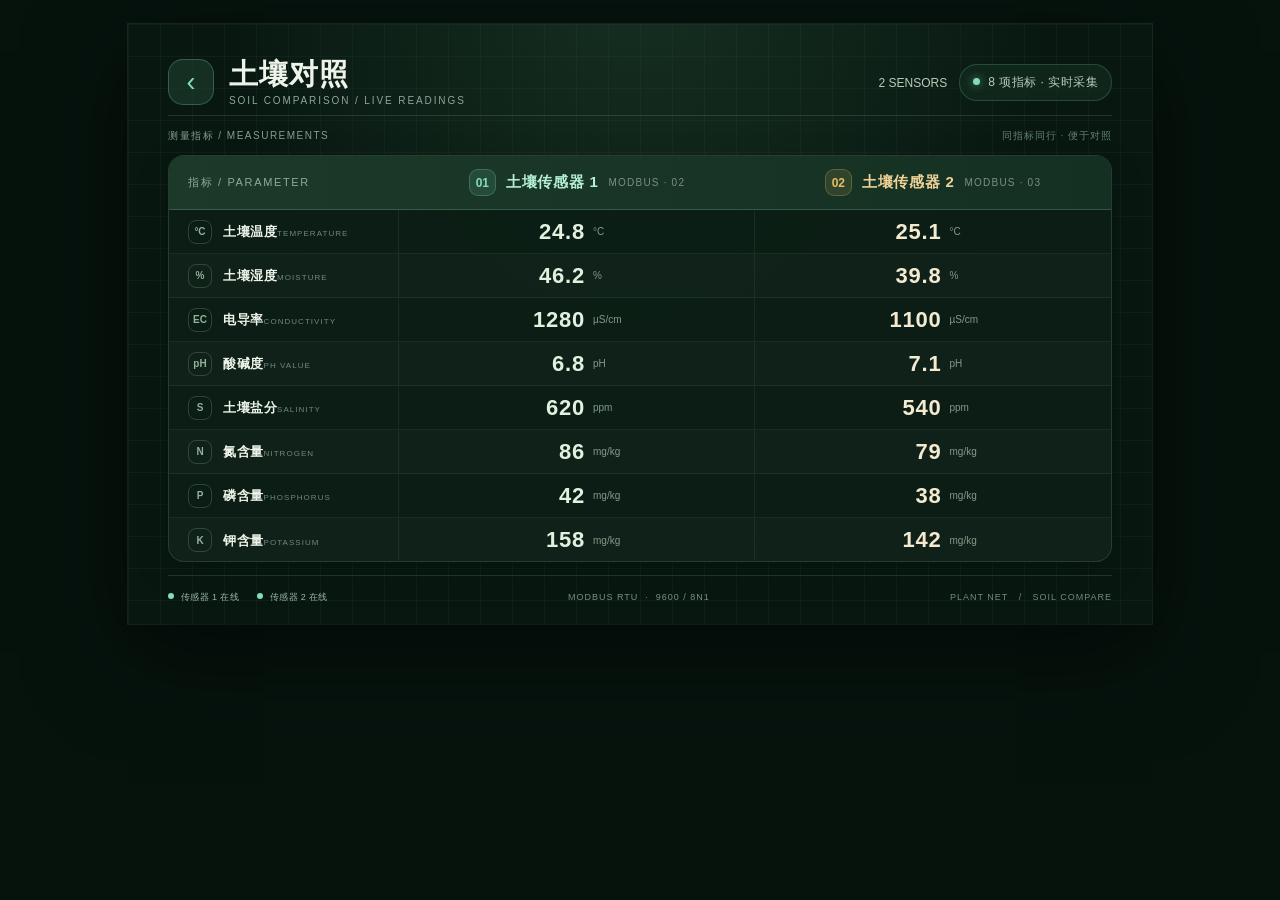
<file: taojingchi/素材/soil/预览/soil_comparison_preview.html>
<!doctype html>
<html lang="zh-CN">
<head>
  <meta charset="utf-8">
  <meta name="viewport" content="width=device-width, initial-scale=1">
  <title>土壤对照 · 1024×600</title>
  <style>
    :root {
      color-scheme: dark;
      --ink: #eef4e9;
      --muted: #8ca59a;
      --line: rgba(162, 198, 173, .17);
      --panel: #10231c;
      --panel-hi: #152b22;
      --bg: #081811;
      --mint: #83ddbd;
      --gold: #e8bb66;
      --grid: rgba(116, 161, 130, .055);
    }
    * { box-sizing: border-box; }
    html, body { margin: 0; min-height: 100%; background: #06130d; }
    body {
      display: grid;
      place-items: center;
      padding: 24px;
      color: var(--ink);
      font-family: Bahnschrift, "Microsoft YaHei UI", "Microsoft YaHei", sans-serif;
    }
    .screen {
      width: 1024px;
      height: 600px;
      padding: 26px 40px 20px;
      overflow: hidden;
      position: relative;
      background:
        linear-gradient(var(--grid) 1px, transparent 1px),
        linear-gradient(90deg, var(--grid) 1px, transparent 1px),
        radial-gradient(ellipse at 50% -18%, rgba(72, 125, 90, .24), transparent 58%),
        var(--bg);
      background-size: 32px 32px, 32px 32px, auto, auto;
      box-shadow: 0 28px 90px rgba(0, 0, 0, .52), 0 0 0 1px rgba(197, 229, 202, .11);
      transform-origin: center center;
    }
    .topline {
      height: 66px;
      display: flex;
      align-items: center;
      justify-content: space-between;
      border-bottom: 1px solid var(--line);
    }
    .heading { display: flex; align-items: center; gap: 15px; }
    .back {
      width: 46px; height: 46px; display: grid; place-items: center;
      border: 1px solid rgba(131, 221, 189, .28); border-radius: 15px;
      color: var(--mint); background: rgba(30, 63, 48, .62);
      font-size: 27px; line-height: 1;
    }
    .title { font-size: 29px; font-weight: 700; letter-spacing: .03em; line-height: 1.1; }
    .subtitle { margin-top: 4px; color: var(--muted); font-size: 10px; letter-spacing: .19em; }
    .summary { display: flex; align-items: center; gap: 12px; color: #b8cbb9; font-size: 12px; }
    .summary .live {
      padding: 9px 13px; border: 1px solid rgba(131, 221, 189, .2);
      border-radius: 18px; background: rgba(19, 44, 31, .72); letter-spacing: .04em;
    }
    .summary .live::before { content: ""; display: inline-block; width: 7px; height: 7px; margin-right: 8px; border-radius: 50%; background: var(--mint); box-shadow: 0 0 10px rgba(131,221,189,.65); vertical-align: 1px; }
    .section-label {
      height: 39px; display: flex; align-items: center; justify-content: space-between;
      color: #849c8e; font-size: 10px; letter-spacing: .15em; text-transform: uppercase;
    }
    .section-label .right { color: #668273; letter-spacing: .1em; }
    .table {
      height: 407px;
      border: 1px solid rgba(148, 184, 155, .2);
      border-radius: 16px;
      overflow: hidden;
      background: rgba(12, 30, 21, .88);
      box-shadow: 0 12px 34px rgba(0, 0, 0, .2);
    }
    .row {
      display: grid;
      grid-template-columns: 230px 1fr 1fr;
      align-items: center;
      height: 44px;
      border-bottom: 1px solid rgba(145, 181, 153, .105);
    }
    .row:last-child { border-bottom: 0; }
    .head {
      height: 54px;
      background: linear-gradient(90deg, rgba(29, 59, 42, .96), rgba(20, 48, 35, .98));
      border-bottom: 1px solid rgba(151, 190, 158, .25);
    }
    .row:nth-child(odd):not(.head) { background: rgba(255,255,255,.018); }
    .metric, .reading { height: 100%; display: flex; align-items: center; }
    .metric { padding-left: 19px; gap: 11px; border-right: 1px solid rgba(145, 181, 153, .1); }
    .reading { justify-content: center; gap: 8px; border-right: 1px solid rgba(145, 181, 153, .1); }
    .reading:last-child { border-right: 0; }
    .col-label { padding-left: 19px; color: #91a99a; font-size: 11px; letter-spacing: .15em; }
    .sensor-head { display: flex; align-items: center; justify-content: center; gap: 10px; }
    .sensor-name { font-size: 15px; font-weight: 700; letter-spacing: .05em; }
    .sensor-addr { color: #799185; font: 10px Bahnschrift, sans-serif; letter-spacing: .12em; }
    .sensor-no {
      display: grid; place-items: center; width: 27px; height: 27px;
      border-radius: 9px; font-size: 12px; font-weight: 700;
    }
    .sensor-a .sensor-no { color: var(--mint); background: rgba(131,221,189,.12); border: 1px solid rgba(131,221,189,.25); }
    .sensor-b .sensor-no { color: var(--gold); background: rgba(232,187,102,.12); border: 1px solid rgba(232,187,102,.26); }
    .sensor-a .sensor-name { color: #b5f0d4; }
    .sensor-b .sensor-name { color: #f0d497; }
    .metric-icon {
      width: 24px; height: 24px; display: grid; place-items: center;
      border: 1px solid rgba(143, 184, 151, .25); border-radius: 8px;
      color: #91b29a; font-size: 10px; font-weight: 700;
    }
    .metric-cn { font-size: 13px; font-weight: 600; letter-spacing: .04em; }
    .metric-en { margin-top: 2px; color: #70897b; font-size: 8px; letter-spacing: .13em; }
    .value { min-width: 77px; text-align: right; font-size: 22px; font-weight: 600; letter-spacing: .035em; font-variant-numeric: tabular-nums; }
    .unit { min-width: 52px; color: #839b8a; font-size: 10px; }
    .sensor-a-value { color: #e2f1df; }
    .sensor-b-value { color: #f3ead0; }
    .foot {
      height: 43px; margin-top: 13px; display: flex; align-items: center; justify-content: space-between;
      border-top: 1px solid var(--line); color: #718b7c; font-size: 9px; letter-spacing: .11em;
    }
    .states { display: flex; gap: 18px; }
    .state { color: #9cb6a3; letter-spacing: .04em; }
    .state::before { content: ""; display: inline-block; width: 6px; height: 6px; margin-right: 7px; border-radius: 50%; background: var(--mint); vertical-align: 1px; }
    .foot .protocol { color: #789183; }
    html[data-asset="background"] .value,
    html[data-asset="background"] .state { visibility: hidden; }
    @media (max-width: 1072px), (max-height: 648px) {
      body { padding: 0; }
      .screen { transform: scale(min(calc((100vw - 24px) / 1024), calc((100vh - 24px) / 600))); }
    }
  </style>
</head>
<body>
  <main class="screen" aria-label="双土壤传感器对照页面预览，1024乘600">
    <header class="topline">
      <div class="heading">
        <div class="back" aria-hidden="true">‹</div>
        <div>
          <div class="title">土壤对照</div>
          <div class="subtitle">SOIL COMPARISON / LIVE READINGS</div>
        </div>
      </div>
      <div class="summary">
        <span>2 SENSORS</span>
        <span class="live">8 项指标 · 实时采集</span>
      </div>
    </header>

    <div class="section-label">
      <span>测量指标 / MEASUREMENTS</span>
      <span class="right">同指标同行 · 便于对照</span>
    </div>

    <section class="table" aria-label="两只土壤传感器读数比较">
      <div class="row head">
        <div class="col-label">指标 / PARAMETER</div>
        <div class="sensor-head sensor-a">
          <span class="sensor-no">01</span>
          <span class="sensor-name">土壤传感器 1</span>
          <span class="sensor-addr">MODBUS · 02</span>
        </div>
        <div class="sensor-head sensor-b">
          <span class="sensor-no">02</span>
          <span class="sensor-name">土壤传感器 2</span>
          <span class="sensor-addr">MODBUS · 03</span>
        </div>
      </div>

      <div class="row">
        <div class="metric"><span class="metric-icon">°C</span><span><span class="metric-cn">土壤温度</span><span class="metric-en">TEMPERATURE</span></span></div>
        <div class="reading"><span class="value sensor-a-value">24.8</span><span class="unit">°C</span></div>
        <div class="reading"><span class="value sensor-b-value">25.1</span><span class="unit">°C</span></div>
      </div>
      <div class="row">
        <div class="metric"><span class="metric-icon">%</span><span><span class="metric-cn">土壤湿度</span><span class="metric-en">MOISTURE</span></span></div>
        <div class="reading"><span class="value sensor-a-value">46.2</span><span class="unit">%</span></div>
        <div class="reading"><span class="value sensor-b-value">39.8</span><span class="unit">%</span></div>
      </div>
      <div class="row">
        <div class="metric"><span class="metric-icon">EC</span><span><span class="metric-cn">电导率</span><span class="metric-en">CONDUCTIVITY</span></span></div>
        <div class="reading"><span class="value sensor-a-value">1280</span><span class="unit">µS/cm</span></div>
        <div class="reading"><span class="value sensor-b-value">1100</span><span class="unit">µS/cm</span></div>
      </div>
      <div class="row">
        <div class="metric"><span class="metric-icon">pH</span><span><span class="metric-cn">酸碱度</span><span class="metric-en">PH VALUE</span></span></div>
        <div class="reading"><span class="value sensor-a-value">6.8</span><span class="unit">pH</span></div>
        <div class="reading"><span class="value sensor-b-value">7.1</span><span class="unit">pH</span></div>
      </div>
      <div class="row">
        <div class="metric"><span class="metric-icon">S</span><span><span class="metric-cn">土壤盐分</span><span class="metric-en">SALINITY</span></span></div>
        <div class="reading"><span class="value sensor-a-value">620</span><span class="unit">ppm</span></div>
        <div class="reading"><span class="value sensor-b-value">540</span><span class="unit">ppm</span></div>
      </div>
      <div class="row">
        <div class="metric"><span class="metric-icon">N</span><span><span class="metric-cn">氮含量</span><span class="metric-en">NITROGEN</span></span></div>
        <div class="reading"><span class="value sensor-a-value">86</span><span class="unit">mg/kg</span></div>
        <div class="reading"><span class="value sensor-b-value">79</span><span class="unit">mg/kg</span></div>
      </div>
      <div class="row">
        <div class="metric"><span class="metric-icon">P</span><span><span class="metric-cn">磷含量</span><span class="metric-en">PHOSPHORUS</span></span></div>
        <div class="reading"><span class="value sensor-a-value">42</span><span class="unit">mg/kg</span></div>
        <div class="reading"><span class="value sensor-b-value">38</span><span class="unit">mg/kg</span></div>
      </div>
      <div class="row">
        <div class="metric"><span class="metric-icon">K</span><span><span class="metric-cn">钾含量</span><span class="metric-en">POTASSIUM</span></span></div>
        <div class="reading"><span class="value sensor-a-value">158</span><span class="unit">mg/kg</span></div>
        <div class="reading"><span class="value sensor-b-value">142</span><span class="unit">mg/kg</span></div>
      </div>
    </section>

    <footer class="foot">
      <div class="states"><span class="state">传感器 1 在线</span><span class="state">传感器 2 在线</span></div>
      <span class="protocol">MODBUS RTU &nbsp;·&nbsp; 9600 / 8N1</span>
      <span>PLANT NET &nbsp; / &nbsp; SOIL COMPARE</span>
    </footer>
  </main>
  <script>
    if (new URLSearchParams(location.search).get("asset") === "background") {
      document.documentElement.dataset.asset = "background";
    }
  </script>
</body>
</html>
</file>
